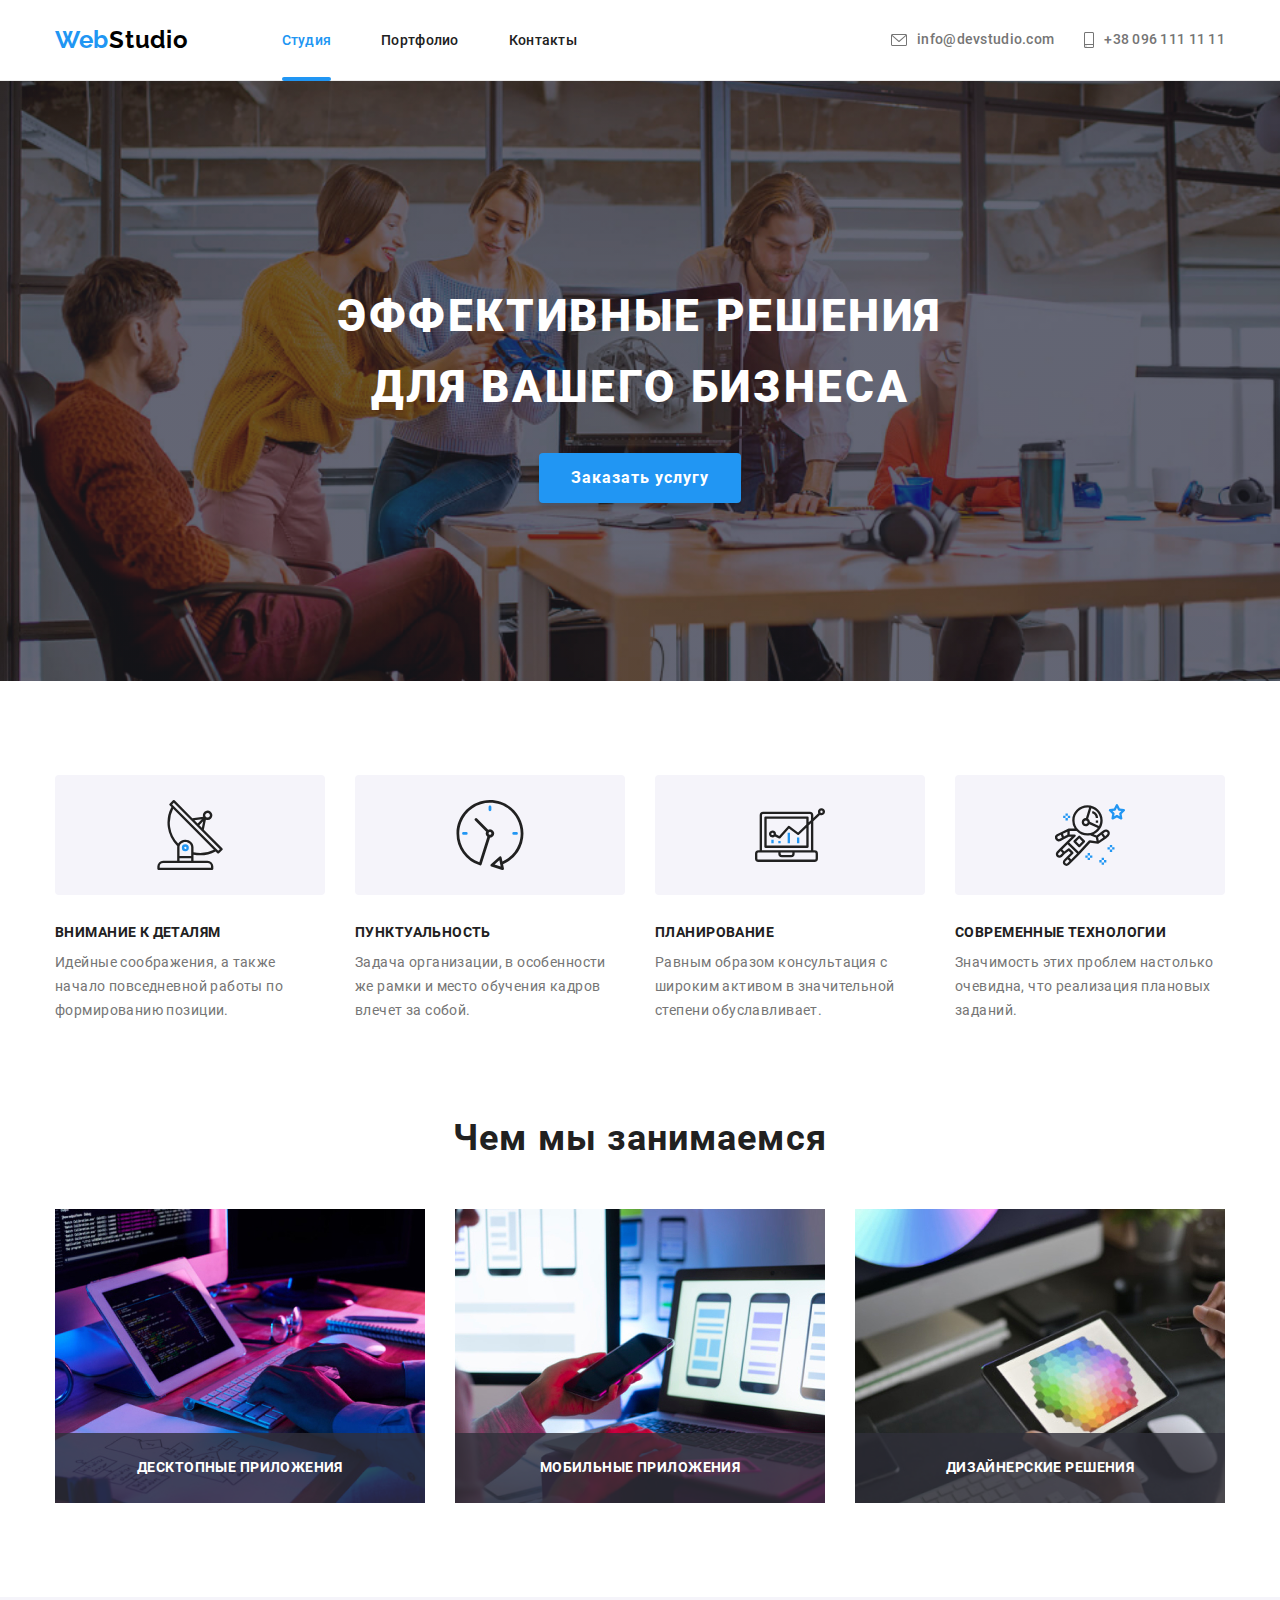
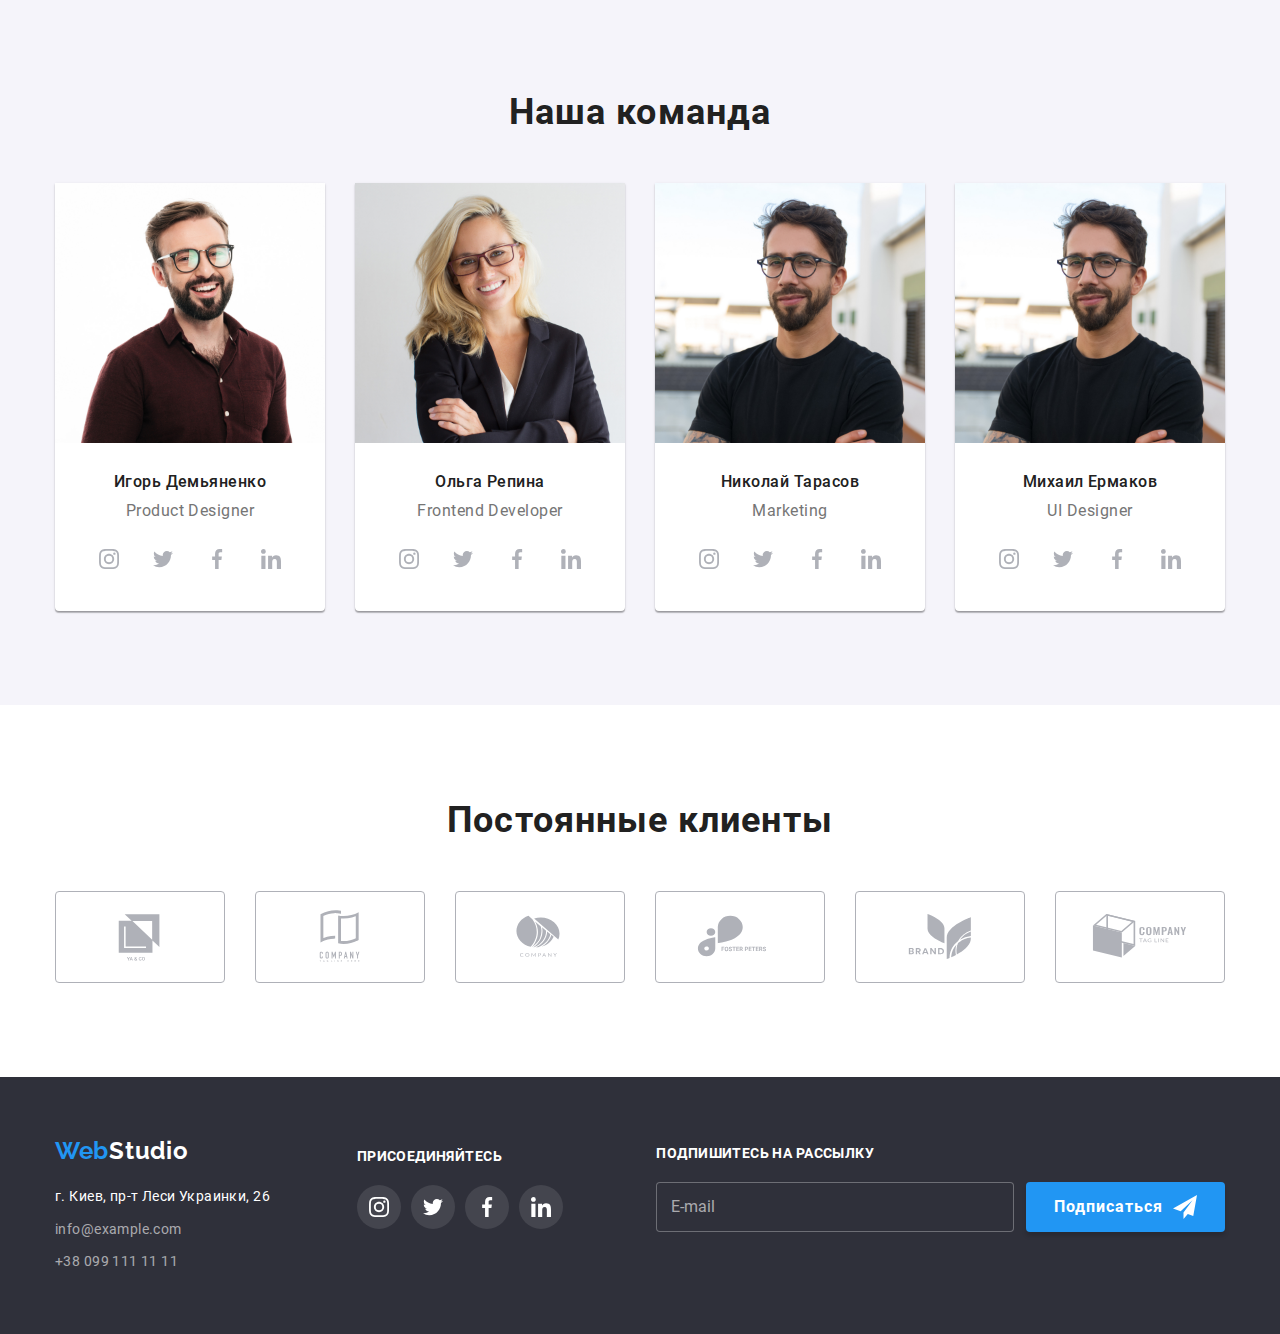
<file: index.html>
<!DOCTYPE html>
<html lang="ru">
<head>
    <meta charset="UTF-8">
    <meta http-equiv="X-UA-Compatible" content="IE=edge">
    <meta name="viewport" content="width=device-width, initial-scale=1.0">
    <title>Студия</title>

    <link rel="stylesheet" href="https://cdnjs.cloudflare.com/ajax/libs/modern-normalize/1.1.0/modern-normalize.min.css" />
    <link rel="stylesheet" href="./css/main.min.css">
</head>
<body>
    <header class="header">
        <div class="container">
            <div class="header__inner"> 
                <div class="header__logo">
                        <a href="./index.html" lang="en" class="logo links">Web<span
                                class="logo--black">Studio</span></a>
                </div>
                <nav class="nav">
                <ul class="nav__list list">
                    <li class="nav__item">
                        <a href="./index.html" class="nav__link links nav__link--current">Студия</a>
                    </li>
                    <li class="nav__item">
                        <a href="./portfolio.html" class="nav__link links">Портфолио</a>
                    </li>
                    <li class="nav__item">
                        <a href="#contacts" class="nav__link links">Контакты</a>
                    </li>
                </ul>
                </nav>
                <ul class="contacts--row list">
                    <li class="contacts__item" >
                        <a href="mailto:info@devstudio.com" class="contacts__links--medium links">
                            <svg width="16" height="16" class="header__icon">
                                <use href="./images/icons.svg#icon-mail"></use>
                            </svg>
                            info@devstudio.com
                        </a>
                    </li>
                    <li class="contacts__item">
                        <a href="tel:+380961111111" class="contacts__links--medium links">
                            <svg width="16" height="16" class="header__icon header__icon--less-distance">
                                <use href="./images/icons.svg#icon-phone"></use>
                            </svg>
                            +38 096 111 11 11
                        </a>
                    </li>
                </ul>
                <button type="button" class="mobile__buttons" data-menu-open>
                    <svg class="mobile__icon" width="40" height="40">
                        <use href="./images/icons.svg#icon-burger" />
                    </svg>
                </button>
            </div>
        </div>
        <div class="backdrop backdrop--mobile is-hidden" data-menu>
            <div class="header__mobile-menu">
                <button type="button" class="modal__close--mobile" data-menu-close>
                        <svg width="18" height="18">
                        <use href="./images/icons.svg#icon-closing"></use>
                        </svg>
                </button>
                <div class="mobile-menu__inner">
                    <div>
                    <ul class="list">
                        <li class="nav__item nav__item--mobile">
                             <a href="./index.html" class="nav__link nav__link--mobile links">Студия</a>
                        </li>
                        <li class="nav__item nav__item--mobile">
                            <a href="./portfolio.html" class="nav__link nav__link--mobile links">Портфолио</a>
                        </li>
                        <li class="nav__item nav__item--mobile">
                            <a href="#contacts" class="nav__link nav__link--mobile links">Контакты</a>
                        </li>
                    </ul>
                    </div>
                    <div>
                    <ul class="contacts--mobile list">
                     <li class="contacts__item--mobile">
                        <a href="tel:+380961111111" class="contacts__links--phone links">
                            +38 096 111 11 11
                        </a>
                    </li>
                        <a href="mailto:info@devstudio.com" class="contacts__links--large links">
                            info@devstudio.com
                        </a>
                    </li>
                    </ul>
                    <ul class="mobile-menu__social-list list">
                        <li class="social__item"><a href="#" class="links">Instagram</a></li>
                        <li class="social__item"><a href="#" class="links">Twitter</a></li>
                        <li class="social__item"><a href="#" class="links">Facebook</a></li>
                        <li class="social__item"><a href="#" class="links">Linkedin</a></li>
                    </ul>
                    </div>
                </div>
            </div>
        </div>
    </header>
    <main>
        <section class="section hero">
            <div class="container">
                <h1 class="hero__title">Эффективные решения для вашего бизнеса</h1>
                <button class="buttons buttons--large" type="button" data-modal-open>Заказать услугу</button>
            </div>
        </section>
        <section class="section benefits">
            <div class="container">
                <h2 class="visually-hidden">Наши преимущества</h2>
                <ul class="benefits__list list">
                    <li class="benefits__item">
                        <div class="benefits__thumb">
                            <svg width="70px" height="70px">
                                <use href="./images/icons.svg#icon-antenna"/>
                            </svg>
                        </div>
                        <h3 class="benefits__title">
                            Внимание к деталям
                        </h3>
                        <p class="benefits__description">
                            Идейные соображения, а также начало повседневной работы по формированию позиции.
                        </p>
                    </li>
                    <li class="benefits__item">
                        <div class="benefits__thumb">
                            <svg width="70px" height="70px">
                                <use href="./images/icons.svg#icon-clock" />
                            </svg>
                        </div>
                        <h3 class="benefits__title">
                            Пунктуальность
                        </h3>
                        <p class="benefits__description">
                            Задача организации, в особенности же рамки и место обучения кадров влечет за собой.
                        </p>
                    </li>
                    <li class="benefits__item">
                        <div class="benefits__thumb">
                            <svg width="70px" height="70px">
                                <use href="./images/icons.svg#icon-diagram" />
                            </svg>
                        </div>
                        <h3 class="benefits__title">
                            Планирование
                        </h3>
                        <p class="benefits__description">
                            Равным образом консультация с широким активом в значительной степени обуславливает.
                        </p>
                    </li>
                    <li class="benefits__item">
                        <div class="benefits__thumb">
                            <svg width="70px" height="70px">
                                <use href="./images/icons.svg#icon-astronaut" />
                            </svg>
                        </div>
                        <h3 class="benefits__title">
                            Современные технологии
                        </h3>
                        <p class="benefits__description">
                            Значимость этих проблем настолько очевидна, что реализация плановых заданий.
                        </p>
                    </li>
                </ul>
            </div>
        </section>
        <section class="section activity">
            <div class="container">
                <h2 class="activity__title">
                    Чем мы занимаемся
                </h2>
                <ul class="activity__list list">
                    <li class="activity__item">
                        <img srcset="./images/image-1.jpg 1x, ./images/image-1@2x.jpg 2x"
                        src="./images/image-1.jpg" alt="Программирование" width="370" />
                        <h3 class="activity__description">Десктопные приложения</h3>
                    </li>
                    <li class="activity__item">
                        <img srcset="./images/image-2.jpg 1x, ./images/image-2@2x.jpg 2x"
                        src="./images/image-2.jpg" alt="Программирование для малых устройств" width="370" />
                        <h3 class="activity__description">Мобильные приложения</h3>
                    </li>
                    <li class="activity__item">
                        <img srcset="./images/image-3.jpg 1x, ./images/image-3@2x.jpg 2x"
                        src="./images/image-3.jpg" alt="Палитра красок" width="370" />
                        <h3 class="activity__description">Дизайнерские решения</h3>
                    </li>
                </ul>
            </div>
        </section>
        <section class="section team">
            <div class="container">
                <h2 class="team__title">
                    Наша команда
                </h2>
                <ul class="team__list list">
                    <li class="team__card">
                        <img srcset="./images/team-1.jpg 1x, ./images/team-1@2x.jpg 2x"
                        src="./images/team-1.jpg" lang="en" alt="Product Designer" width="450" />
                        <div class="team__member">
                            <h3 class="team__name">Игорь Демьяненко</h3>
                            <p class="team__job" lang="en">Product Designer</p>
                            <ul class="team-networks networks list">
                                <li>
                                    <a href="#" class="networks__links">
                                        <svg class="networks__icons" width="20px" height="20px">
                                            <use href="./images/icons.svg#icon-instagram"/>
                                        </svg>
                                    </a>
                                </li>
                                <li>
                                    <a href="#" class="networks__links">
                                        <svg class="networks__icons" width="20px" height="20px">
                                            <use href="./images/icons.svg#icon-twitter"/>
                                        </svg>
                                    </a>
                                </li>
                                <li>
                                    <a href="#" class="networks__links">
                                        <svg class="networks__icons" width="20px" height="20px">
                                            <use href="./images/icons.svg#icon-facebook"/>
                                        </svg>
                                    </a>
                                </li>
                                <li>
                                    <a href="#" class="networks__links">
                                        <svg class="networks__icons" width="20px" height="20px">
                                            <use href="./images/icons.svg#icon-linkedin"/>
                                        </svg>
                                    </a>
                                </li>
                            </ul>
                        </div>
                    </li>
                    <li class="team__card">
                        <img srcset="./images/team-2.jpg 1x, ./images/team-2@2x.jpg 2x"
                        src="./images/team-2.jpg" lang="en" alt="Frontend Developer" width="450" />
                        <div class="team__member">
                            <h3 class="team__name">Ольга Репина</h3>
                            <p class="team__job" lang="en">Frontend Developer</p>
                            <ul class="team-networks networks list">
                                <li>
                                    <a href="#" class="networks__links">
                                        <svg class="networks__icons" width="20px" height="20px">
                                            <use href="./images/icons.svg#icon-instagram"/>
                                        </svg>
                                    </a>
                                </li>
                                <li>
                                    <a href="#" class="networks__links">
                                        <svg class="networks__icons" width="20px" height="20px">
                                            <use href="./images/icons.svg#icon-twitter"/>
                                        </svg>
                                    </a>
                                </li>
                                <li>
                                    <a href="#" class="networks__links">
                                        <svg class="networks__icons" width="20px" height="20px">
                                            <use href="./images/icons.svg#icon-facebook"/>
                                        </svg>
                                    </a>
                                </li>
                                <li>
                                    <a href="#" class="networks__links">
                                        <svg class="networks__icons" width="20px" height="20px">
                                            <use href="./images/icons.svg#icon-linkedin"/>
                                        </svg>
                                    </a>
                                </li>
                            </ul>
                        </div>
                    </li>
                    <li class="team__card">
                        <img srcset="./images/team-4.jpg 1x, ./images/team-3@2x.jpg 2x"
                        src="./images/team-3.jpg" lang="en" alt="Marketing" width="450" />
                        <div class="team__member">
                            <h3 class="team__name">Николай Тарасов</h3>
                            <p class="team__job" lang="en">Marketing</p>
                            <ul class="team-networks networks list">
                                <li>
                                    <a href="#" class="networks__links">
                                        <svg class="networks__icons" width="20px" height="20px">
                                            <use href="./images/icons.svg#icon-instagram"/>
                                        </svg>
                                    </a>
                                </li>
                                <li>
                                    <a href="#" class="networks__links">
                                        <svg class="networks__icons" width="20px" height="20px">
                                            <use href="./images/icons.svg#icon-twitter"/>
                                        </svg>
                                    </a>
                                </li>
                                <li>
                                    <a href="#" class="networks__links">
                                        <svg class="networks__icons" width="20px" height="20px">
                                            <use href="./images/icons.svg#icon-facebook"/>
                                        </svg>
                                    </a>
                                </li>
                                <li>
                                    <a href="#" class="networks__links">
                                        <svg class="networks__icons" width="20px" height="20px">
                                            <use href="./images/icons.svg#icon-linkedin"/>
                                        </svg>
                                    </a>
                                </li>
                            </ul>
                        </div>
                    </li>
                    <li class="team__card">
                        <img srcset="./images/team-4.jpg 1x, ./images/team-4@2x.jpg 2x"
                        src="./images/team-4.jpg" lang="en" alt="UI Designer" width="450" />
                        <div class="team__member">
                            <h3 class="team__name">Михаил Ермаков</h3>
                            <p class="team__job" lang="en">UI Designer</p>
                            <ul class="team-networks networks list">
                                <li>
                                    <a href="#" class="networks__links">
                                        <svg class="networks__icons" width="20px" height="20px">
                                            <use href="./images/icons.svg#icon-instagram"/>
                                        </svg>
                                    </a>
                                </li>
                                <li>
                                    <a href="#" class="networks__links">
                                        <svg class="networks__icons" width="20px" height="20px">
                                            <use href="./images/icons.svg#icon-twitter"/>
                                        </svg>
                                    </a>
                                </li>
                                <li>
                                    <a href="#" class="networks__links">
                                        <svg class="networks__icons" width="20px" height="20px">
                                            <use href="./images/icons.svg#icon-facebook"/>
                                        </svg>
                                    </a>
                                </li>
                                <li>
                                    <a href="#" class="networks__links">
                                        <svg class="networks__icons" width="20px" height="20px">
                                            <use href="./images/icons.svg#icon-linkedin"/>
                                        </svg>
                                    </a>
                                </li>
                            </ul>
                        </div>
                    </li>
                </ul>
            </div>
        </section>
        <section class="section clients">
            <div class="container">
                <h2 class="clients__title">Постоянные клиенты</h2>
                <ul class="clients__list list">
                    <li class="clients__thumb">
                        <h3 class="visually-hidden" lang="en">ya & co</h3>
                        <a href="" class="clients__links">
                            <svg class="clients__icon" width="106" height="60">
                                <use href="./images/icons.svg#icon-Logo1"/>
                            </svg>
                        </a>
                    </li>
                    <li class="clients__thumb">
                        <h3 class="visually-hidden" lang="en">company, tagline here</h3>
                        <a href="" class="clients__links">
                            <svg class="clients__icon" width="106" height="60">
                                <use href="./images/icons.svg#icon-Logo2"/>
                            </svg>
                        </a>
                    </li>
                    <li class="clients__thumb">
                        <h3 class="visually-hidden" lang="en">company</h3>
                        <a href="" class="clients__links">
                            <svg class="clients__icon" width="106" height="60">
                                <use href="./images/icons.svg#icon-Logo3"/>
                            </svg>
                        </a>
                    </li>
                    <li class="clients__thumb">
                        <h3 class="visually-hidden" lang="en">foster peters</h3>
                        <a href="" class="clients__links">
                            <svg class="clients__icon" width="106" height="60">
                                <use href="./images/icons.svg#icon-Logo4"/>
                            </svg>
                        </a>
                    </li>
                    <li class="clients__thumb">
                        <h3 class="visually-hidden" lang="en">brand</h3>
                        <a href="" class="clients__links">
                            <svg class="clients__icon" width="106" height="60">
                                <use href="./images/icons.svg#icon-Logo5"/>
                            </svg>
                        </a>
                    </li>
                    <li class="clients__thumb">
                        <h3 class="visually-hidden" lang="en">company, tag line</h3>
                        <a href="" class="clients__links">
                            <svg class="clients__icon" width="106" height="60">
                                <use href="./images/icons.svg#icon-Logo6"/>
                            </svg>
                        </a>
                    </li>
                </ul>
            </div>
        </section>
    </main>
    <footer class="footer" id="contacts">
        <h2 class="visually-hidden">Контакты</h2>
        <div class="container">
            <div class="footer__inner"><div>
                <div class="footer__logo">
                    <a href="./index.html" lang="en" class="logo links">Web<span class="logo--white">Studio</span></a>
                </div>
                <address>
                    <ul class="contacts--column list">
                        <li class="contacts__item"><a class="contacts__links contacts__links--white links" target="_blank"
                                href="https://www.google.com/maps/place/%D0%B1%D1%83%D0%BB%D1%8C%D0%B2%D0%B0%D1%80+%D0%9B%D0%B5%D1%81%D1%96+%D0%A3%D0%BA%D1%80%D0%B0%D1%97%D0%BD%D0%BA%D0%B8,+26,+%D0%9A%D0%B8%D1%97%D0%B2,+02000/@50.4265807,30.5383858,17z/data=!3m1!4b1!4m5!3m4!1s0x40d4cf0e033ecbe9:0x57a4dffefec77da0!8m2!3d50.4265807!4d30.5383858">г.
                                Киев, пр-т Леси Украинки, 26</a></li>
                        <li class="contacts__item"><a class="contacts__links links"
                                href="mailto:info@example.com">info@example.com</a></li>
                        <li class="contacts__item"><a class="contacts__links links" href="tel:+380991111111">+38 099 111 11
                                11</a></li>
                    </ul>
                </address>
            </div>
            <div class="join">
                <h3 class="join__title">присоединяйтесь</h3>
                <ul class="join__list list">
                    <li>
                        <a href="https://www.instagram.com/" target="_blank" class="networks__links networks__links--grey">
                            <svg class="networks__icons" width="20px" height="20px" aria-hidden="true">
                                <use href="./images/icons.svg#icon-instagram" />
                            </svg>
                        </a>
                    </li>
                    <li>
                        <a href="https://twitter.com/" target="_blank" class="networks__links networks__links--grey">
                            <svg class="networks__icons" width="20px" height="20px" aria-hidden="true">
                                <use href="./images/icons.svg#icon-twitter" />
                            </svg>
                        </a>
                    </li>
                    <li>
                        <a href="https://www.facebook.com/" target="_blank" class="networks__links networks__links--grey">
                            <svg class="networks__icons" width="20px" height="20px" aria-hidden="true">
                                <use href="./images/icons.svg#icon-facebook" />
                            </svg>
                        </a>
                    </li>
                    <li>
                        <a href="https://www.linkedin.com/" target="_blank" class="networks__links networks__links--grey">
                            <svg class="networks__icons" width="20px" height="20px" aria-hidden="true">
                                <use href="./images/icons.svg#icon-linkedin" />
                            </svg>
                        </a>
                    </li>
                </ul>
            </div>
            <div class="subscription">
                <form class="subscription__form">
                    <label for="user_email" class="subscription__label">Подпишитесь на рассылку</label>
                    <div class="subscription__interaction">
                        <input type="email" name="email" id="user_email" placeholder="E-mail" class="subscription__input" required
                            autocomplete="off" />
                        <button type="submit" class="buttons subscription__buttons">
                            Подписаться
                        </button>
                    </div>
                </form>
            </div>
        </div>
        </div>
    </footer>
    <div class="backdrop is-hidden" data-modal>
        <div class="modal">
            <button type="button" class="modal__close" data-modal-close>
              <svg width="10" height="10">
                <use href="./images/icons.svg#icon-closing"></use>
              </svg>
            </button>
            <div class="modal__inner">
                <form class="form">
                    <fieldset>
                        <legend class="form__title">
                            Оставьте свои данные, мы вам перезвоним
                        </legend>
                        <div class="form__field">
                            <label class="form__label" for="username">Имя</label>
                            <div class="form__inner">
                                <input autofocus class="form__input" type="text" name="name" id="username" autocomplete="off" required/>
                                <svg class="form__icons" width="18" height="18">
                                    <use href="./images/icons.svg#icon-form-name"></use>
                                </svg>
                            </div>
                        </div>
                        <div class="form__field">
                            <label class="form__label" for="user-phone">Телефон</label>
                            <div class="form__inner">
                                <input class="form__input" type="tel" name="phone" id="user-phone" autocomplete="off" required/>
                                <svg class="form__icons" width="18" height="18">
                                    <use href="./images/icons.svg#icon-form-phone"></use>
                                </svg>
                            </div>
                        </div>
                        <div class="form__field">
                            <label class="form__label" for="user-email">Почта</label>
                            <div class="form__inner">
                                <input class="form__input" type="email" name="email" id="user-email" autocomplete="off" required/>
                                <svg class="form__icons" width="18" height="18">
                                    <use href="./images/icons.svg#icon-form-email"></use>
                                </svg>
                            </div>
                        </div>
                        <div class="form__field">
                            <label class="form__label" for="user-comment">Комментарий</label>
                            <textarea class="form__input textarea" name="comment" rows="6" id="user-comment" placeholder="Введите текст"></textarea>
                        </div>
                        <div class="checkbox__field" >
                            <label class="checkbox__label">
                                <input class="checkbox__input visually-hidden" type="checkbox" name="agreement" value="agree" required/>
                                <span class="checkbox__icon"></span>
                                Соглашаюсь с рассылкой и принимаю&nbsp;
                                <a href="#" target="_blank" class="checkbox__terms">Условия договора</a>
                            </label>
                        </div>
                    </fieldset>
                    <button class="buttons form__buttons" type="submit">Отправить</button>
                </form>
            </div>
        </div>
      </div>
      <script src="./js/mobile-menu.js"></script>
      <script src="./js/modal.js"></script>
</body>
</html>
</file>
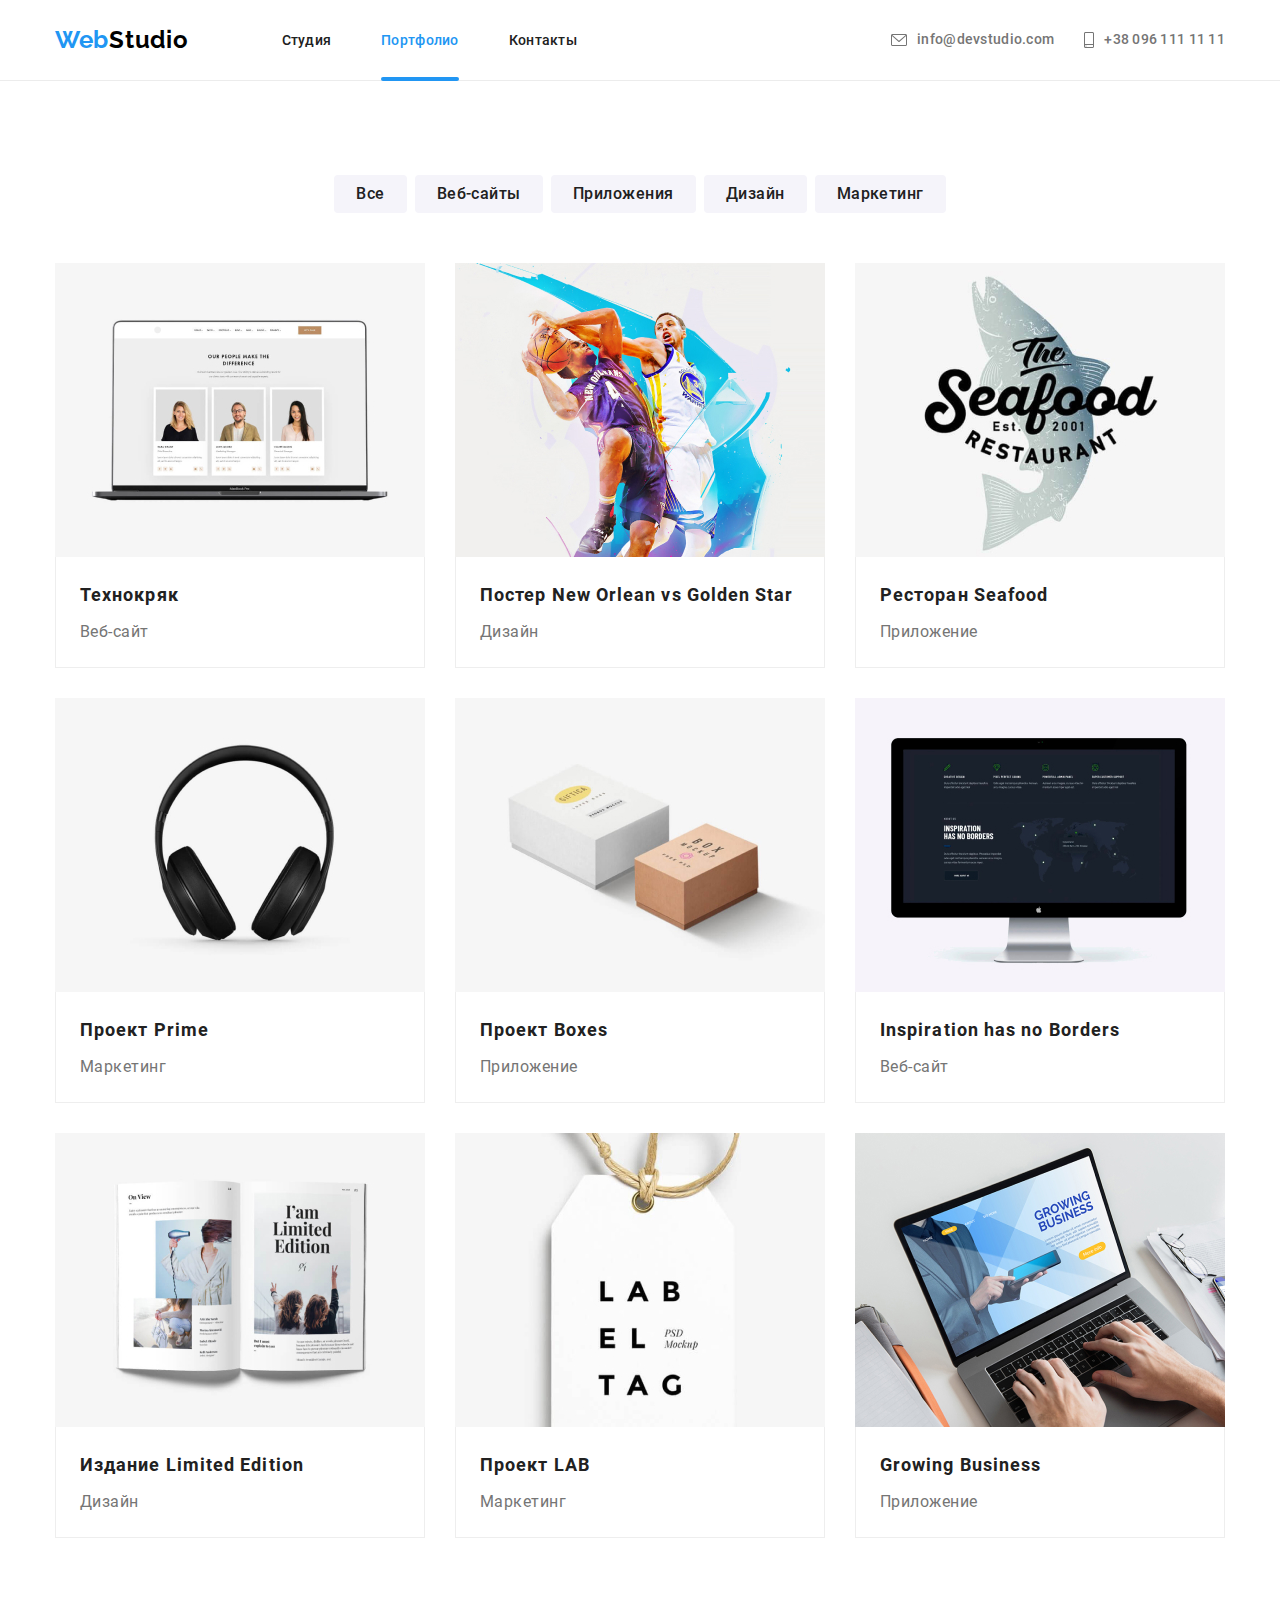
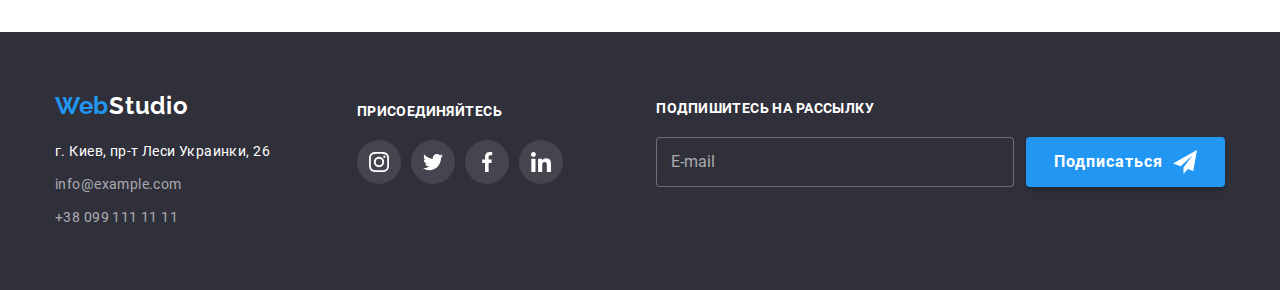
<file: portfolio.html>
<!DOCTYPE html>
<html lang="ru">
  <head>
    <meta charset="UTF-8" />
    <meta http-equiv="X-UA-Compatible" content="IE=edge" />
    <meta name="viewport" content="width=device-width, initial-scale=1.0" />
    <title>Портфолио</title>
    
    <link rel="stylesheet" href="https://cdnjs.cloudflare.com/ajax/libs/modern-normalize/1.1.0/modern-normalize.min.css" />
    <link rel="stylesheet" href="./css/main.min.css">
  </head>
  <body>
    <header class="header">
      <div class="container">
        <div class="header__inner">
          <div class="header__logo">
            <a href="./index.html" lang="en" class="logo links">Web<span class="logo--black">Studio</span></a>
          </div>
          <nav class="nav">
            <ul class="nav__list list">
              <li class="nav__item">
                <a href="./index.html" class="nav__link links">Студия</a>
              </li>
              <li class="nav__item">
                <a href="./portfolio.html" class="nav__link links nav__link--current">Портфолио</a>
              </li>
              <li class="nav__item">
                <a href="./index.html#contacts" class="nav__link links">Контакты</a>
              </li>
            </ul>
          </nav>
          <ul class="contacts--row list">
            <li class="contacts__item">
              <a href="mailto:info@devstudio.com" class="contacts__links--medium links">
                <svg width="16" height="16" class="header__icon">
                  <use href="./images/icons.svg#icon-mail"></use>
                </svg>
                info@devstudio.com
              </a>
            </li>
            <li class="contacts__item">
              <a href="tel:+380961111111" class="contacts__links--medium links">
                <svg width="16" height="16" class="header__icon header__icon--less-distance">
                  <use href="./images/icons.svg#icon-phone"></use>
                </svg>
                +38 096 111 11 11
              </a>
            </li>
          </ul>
          <button type="button" class="mobile__buttons" data-menu-open>
            <svg class="mobile__icon" width="40" height="40">
              <use href="./images/icons.svg#icon-burger" />
            </svg>
          </button>
        </div>
      </div>
      <div class="backdrop backdrop--mobile is-hidden" data-menu>
        <div class="header__mobile-menu">
          <button type="button" class="modal__close--mobile" data-menu-close>
            <svg width="18" height="18">
              <use href="./images/icons.svg#icon-closing"></use>
            </svg>
          </button>
          <div class="mobile-menu__inner">
            <div>
              <ul class="list">
                <li class="nav__item nav__item--mobile">
                  <a href="./index.html" class="nav__link nav__link--mobile links">Студия</a>
                </li>
                <li class="nav__item nav__item--mobile">
                  <a href="./portfolio.html" class="nav__link nav__link--mobile links">Портфолио</a>
                </li>
                <li class="nav__item nav__item--mobile">
                  <a href="#conacts" class="nav__link nav__link--mobile links">Контакты</a>
                </li>
              </ul>
            </div>
            <div>
              <ul class="contacts--mobile list">
                <li class="contacts__item--mobile">
                  <a href="tel:+380961111111" class="contacts__links--phone links">
                    +38 096 111 11 11
                  </a>
                </li>
                <a href="mailto:info@devstudio.com" class="contacts__links--large links">
                  info@devstudio.com
                </a>
                </li>
              </ul>
              <ul class="mobile-menu__social-list list">
                <li class="social__item"><a href="#" class="links">Instagram</a></li>
                <li class="social__item"><a href="#" class="links">Twitter</a></li>
                <li class="social__item"><a href="#" class="links">Facebook</a></li>
                <li class="social__item"><a href="#" class="links">Linkedin</a></li>
              </ul>
            </div>
          </div>
        </div>
      </div>
    </header>
    <main>
        <section class="section portfolio">
          <div class="container">
            <h1 class="visually-hidden">Портфолио</h1>
            <ul class="portfolio__filter filter  list">
              <li class="filter__item"><button class="buttons filter__buttons" type="button">Все</button></li>
              <li class="filter__item"><button class="buttons filter__buttons" type="button">Веб-сайты</button></li>
              <li class="filter__item"><button class="buttons filter__buttons" type="button">Приложения</button></li>
              <li class="filter__item"><button class="buttons filter__buttons" type="button">Дизайн</button></li>
              <li class="filter__item"><button class="buttons filter__buttons" type="button">Маркетинг</button></li>
            </ul>
            <ul class="portfolio__set list">
              <li class="portfolio__item">
                            <article class="portfolio__card">
                              <div class="portfolio__thumb">
                                <img srcset="./images/portfolio-1.jpg 1x, ./images/portfolio-1@2x.jpg 2x" src="./images/portfolio-1.jpg" alt="ноутбук" width="450"/>
                                <div class="portfolio__overlay">
                                  <p class="portfolio__description">Ресурс предлагает комплексные предложения с разным уровнем функционала и сервисов. Все это позволит посетителю получить исчерпывающие сведения о компании или частном лице.</p>
                                </div>
                              </div>
                              <div class="portfolio__meta">
                                <h2 class="portfolio__name portfolio__name--fix">Технокряк</h2>
                                <p class="portfolio__applying">Веб-сайт</p>
                              </div>
                            </article>
              </li>
              <li class="portfolio__item">
                            <article class="portfolio__card">
                              <div class="portfolio__thumb">
                                <img srcset="./images/portfolio-2.jpg 1x, ./images/portfolio-2@2x.jpg 2x" src="./images/portfolio-2.jpg" alt="баскетбол" width="450" />
                              </div>
                              <div class="portfolio__meta">
                                <h2 class="portfolio__name">Постер New Orlean vs Golden Star</h2>
                                <p class="portfolio__applying">Дизайн</p>
                              </div>
                            </article>
              </li>
              <li class="portfolio__item">
                            <article class="portfolio__card">
                              <div class="portfolio__thumb">
                                <img srcset="./images/portfolio-3.jpg 1x, ./images/portfolio-3@2x.jpg 2x" src="./images/portfolio-3.jpg" alt="рыба" width="450" />
                              </div>
                              <div class="portfolio__meta">
                                <h2 class="portfolio__name">Ресторан Seafood</h2>
                                <p class="portfolio__applying">Приложение</p>
                              </div>
                            </article>
              </li>
              <li class="portfolio__item">
                            <article class="portfolio__card">
                              <div class="portfolio__thumb">
                                <img srcset="./images/portfolio-4.jpg 1x, ./images/portfolio-4@2x.jpg 2x" src="./images/portfolio-4.jpg" alt="наушники" width="450" />
                              </div>
                              <div class="portfolio__meta">
                                <h2 class="portfolio__name">Проект Prime</h2>
                                <p class="portfolio__applying">Маркетинг</p>
                              </div>
                            </article>
              </li>
              <li class="portfolio__item">
                            <article class="portfolio__card">
                              <div class="portfolio__thumb">
                                <img srcset="./images/portfolio-5.jpg 1x, ./images/portfolio-5@2x.jpg 2x" src="./images/portfolio-5.jpg" alt="коробки" width="450" />
                              </div>
                              <div class="portfolio__meta">
                                <h2 class="portfolio__name">Проект Boxes</h2>
                                <p class="portfolio__applying">Приложение</p>
                              </div>
                            </article>
              </li>
              <li class="portfolio__item">
                            <article class="portfolio__card">
                              <div class="portfolio__thumb">
                                <img srcset="./images/portfolio-6.jpg 1x, ./images/portfolio-6@2x.jpg 2x" src="./images/portfolio-6.jpg" alt="компьютер" width="450" />
                              </div>
                              <div class="portfolio__meta">
                                <h2 class="portfolio__name">Inspiration has no Borders</h2>
                                <p class="portfolio__applying">Веб-сайт</p>
                              </div>
                            </article>
              </li>
              <li class="portfolio__item">
                            <article class="portfolio__card">
                              <div class="portfolio__thumb">
                                <img srcset="./images/portfolio-7.jpg 1x, ./images/portfolio-7@2x.jpg 2x" src="./images/portfolio-7.jpg" alt="журнал" width="450" />
                              </div>
                              <div class="portfolio__meta">
                                <h2 class="portfolio__name">Издание Limited Edition</h2>
                                <p class="portfolio__applying">Дизайн</p>
                              </div>
                            </article>
              </li>
              <li class="portfolio__item">
                            <article class="portfolio__card">
                              <div class="portfolio__thumb">
                                <img srcset="./images/portfolio-8.jpg 1x, ./images/portfolio-8@2x.jpg 2x" src="./images/portfolio-8.jpg" alt="бирка" width="450" />
                              </div>
                              <div class="portfolio__meta">
                                <h2 class="portfolio__name">Проект LAB</h2>
                                <p class="portfolio__applying">Маркетинг</p>
                              </div>
                            </article>
              </li>
              <li class="portfolio__item">
                            <article class="portfolio__card">
                              <div class="portfolio__thumb">
                                <img srcset="./images/portfolio-9.jpg 1x, ./images/portfolio-9@2x.jpg 2x" src="./images/portfolio-9.jpg" alt="продвижение" width="450" />
                              </div>
                              <div class="portfolio__meta">
                                <h2 class="portfolio__name">Growing Business</h2>
                                <p class="portfolio__applying">Приложение</p>
                              </div>
                            </article>
              </li>
            </ul>
          </div>
        </section>
    </main>
    <footer class="footer" id="contacts">
      <h2 class="visually-hidden">Контакты</h2>
      <div class="container">
        <div class="footer__inner">
          <div>
            <div class="footer__logo">
              <a href="./index.html" lang="en" class="logo links">Web<span class="logo--white">Studio</span></a>
            </div>
            <address>
              <ul class="contacts--column list">
                <li class="contacts__item"><a class="contacts__links contacts__links--white links" target="_blank"
                    href="https://www.google.com/maps/place/%D0%B1%D1%83%D0%BB%D1%8C%D0%B2%D0%B0%D1%80+%D0%9B%D0%B5%D1%81%D1%96+%D0%A3%D0%BA%D1%80%D0%B0%D1%97%D0%BD%D0%BA%D0%B8,+26,+%D0%9A%D0%B8%D1%97%D0%B2,+02000/@50.4265807,30.5383858,17z/data=!3m1!4b1!4m5!3m4!1s0x40d4cf0e033ecbe9:0x57a4dffefec77da0!8m2!3d50.4265807!4d30.5383858">г.
                    Киев, пр-т Леси Украинки, 26</a></li>
                <li class="contacts__item"><a class="contacts__links links"
                    href="mailto:info@example.com">info@example.com</a></li>
                <li class="contacts__item"><a class="contacts__links links" href="tel:+380991111111">+38 099 111 11
                    11</a></li>
              </ul>
            </address>
          </div>
          <div class="join">
            <h3 class="join__title">присоединяйтесь</h3>
            <ul class="join__list list">
              <li>
                <a href="https://www.instagram.com/" target="_blank" class="networks__links networks__links--grey">
                  <svg class="networks__icons" width="20px" height="20px" aria-hidden="true">
                    <use href="./images/icons.svg#icon-instagram" />
                  </svg>
                </a>
              </li>
              <li>
                <a href="https://twitter.com/" target="_blank" class="networks__links networks__links--grey">
                  <svg class="networks__icons" width="20px" height="20px" aria-hidden="true">
                    <use href="./images/icons.svg#icon-twitter" />
                  </svg>
                </a>
              </li>
              <li>
                <a href="https://www.facebook.com/" target="_blank" class="networks__links networks__links--grey">
                  <svg class="networks__icons" width="20px" height="20px" aria-hidden="true">
                    <use href="./images/icons.svg#icon-facebook" />
                  </svg>
                </a>
              </li>
              <li>
                <a href="https://www.linkedin.com/" target="_blank" class="networks__links networks__links--grey">
                  <svg class="networks__icons" width="20px" height="20px" aria-hidden="true">
                    <use href="./images/icons.svg#icon-linkedin" />
                  </svg>
                </a>
              </li>
            </ul>
          </div>
          <div class="subscription">
            <form class="subscription__form">
              <label for="user_email" class="subscription__label">Подпишитесь на рассылку</label>
              <div class="subscription__interaction">
                <input type="email" name="email" id="user_email" placeholder="E-mail" class="subscription__input" required
                  autocomplete="off" />
                <button type="submit" class="buttons subscription__buttons">
                  Подписаться
                </button>
              </div>
            </form>
          </div>
        </div>
      </div>
    </footer>
    <script src="./js/mobile-menu.js"></script>
  </body>
</html>
</file>
<file: css/main.min.css>
@font-face{font-family:"Roboto";font-style:normal;font-weight:400;src:url("../fonts/roboto-v30-latin_cyrillic-regular.eot");src:local(""),url("../fonts/roboto-v30-latin_cyrillic-regular.eot?#iefix") format("embedded-opentype"),url("../fonts/roboto-v30-latin_cyrillic-regular.woff2") format("woff2"),url("../fonts/roboto-v30-latin_cyrillic-regular.woff") format("woff"),url("../fonts/roboto-v30-latin_cyrillic-regular.ttf") format("truetype"),url("../fonts/roboto-v30-latin_cyrillic-regular.svg#Roboto") format("svg")}@font-face{font-family:"Roboto";font-style:normal;font-weight:500;src:url("../fonts/roboto-v30-latin_cyrillic-500.eot");src:local(""),url("../fonts/roboto-v30-latin_cyrillic-500.eot?#iefix") format("embedded-opentype"),url("../fonts/roboto-v30-latin_cyrillic-500.woff2") format("woff2"),url("../fonts/roboto-v30-latin_cyrillic-500.woff") format("woff"),url("../fonts/roboto-v30-latin_cyrillic-500.ttf") format("truetype"),url("../fonts/roboto-v30-latin_cyrillic-500.svg#Roboto") format("svg")}@font-face{font-family:"Roboto";font-style:normal;font-weight:700;src:url("../fonts/roboto-v30-latin_cyrillic-700.eot");src:local(""),url("../fonts/roboto-v30-latin_cyrillic-700.eot?#iefix") format("embedded-opentype"),url("../fonts/roboto-v30-latin_cyrillic-700.woff2") format("woff2"),url("../fonts/roboto-v30-latin_cyrillic-700.woff") format("woff"),url("../fonts/roboto-v30-latin_cyrillic-700.ttf") format("truetype"),url("../fonts/roboto-v30-latin_cyrillic-700.svg#Roboto") format("svg")}@font-face{font-family:"Roboto";font-style:normal;font-weight:900;src:url("../fonts/roboto-v30-latin_cyrillic-900.eot");src:local(""),url("../fonts/roboto-v30-latin_cyrillic-900.eot?#iefix") format("embedded-opentype"),url("../fonts/roboto-v30-latin_cyrillic-900.woff2") format("woff2"),url("../fonts/roboto-v30-latin_cyrillic-900.woff") format("woff"),url("../fonts/roboto-v30-latin_cyrillic-900.ttf") format("truetype"),url("../fonts/roboto-v30-latin_cyrillic-900.svg#Roboto") format("svg")}@font-face{font-family:"Raleway";font-weight:700;src:url("../fonts/raleway/raleway-v28-latin-700.eot");src:local(""),url("../fonts/raleway/raleway-v28-latin-700.eot") format("embedded-opentype"),url("../fonts/raleway/raleway-v28-latin-700.woff2") format("woff2"),url("../fonts/raleway/raleway-v28-latin-700.woff") format("woff"),url("../fonts/raleway/raleway-v28-latin-700.ttf") format("truetype"),url("../fonts/raleway/raleway-v28-latin-700.svg#Raleway") format("svg")}:root{--brand-color: #2196f3;--brand-color-buttons-hover: #188ce8;--hero-and-footer-color: #2f303a;--selection-color: #badefe;--logo-second-color: #000;--logo-third-color: #fff}body{color:#212121;font-family:"Roboto"}h1,h2,h3,h4,h5,h6,p{margin-top:0;margin-bottom:0}img{display:block;max-width:100%;height:auto;margin:0 auto}::-moz-selection{background-color:var(--selection-color)}::selection{background-color:var(--selection-color)}.list{list-style:none;-webkit-padding-start:0;padding-inline-start:0;-webkit-padding-end:0;padding-inline-end:0;-webkit-margin-before:0;margin-block-start:0;-webkit-margin-after:0;margin-block-end:0}fieldset{display:block;-webkit-margin-start:0;margin-inline-start:0;-webkit-margin-end:0;margin-inline-end:0;-webkit-padding-before:0;padding-block-start:0;-webkit-padding-start:0;padding-inline-start:0;-webkit-padding-end:0;padding-inline-end:0;-webkit-padding-after:0;padding-block-end:0;min-inline-size:-webkit-min-content;min-inline-size:-moz-min-content;min-inline-size:min-content;border:none}.container{margin-left:auto;margin-right:auto;padding-left:15px;padding-right:15px}@media(min-width: 480px){.container{width:480px}}@media(min-width: 768px){.container{width:768px}}@media(min-width: 1200px){.container{width:1200px}}.section{padding-top:60px;padding-bottom:60px}@media(min-width: 1200px){.section{padding-top:94px;padding-bottom:94px}}address{font-style:normal}.visually-hidden{position:absolute;width:1px;height:1px;margin:-1px;border:0;padding:0;white-space:nowrap;-webkit-clip-path:inset(100%);clip-path:inset(100%);clip:rect(0 0 0 0);overflow:hidden}a{transition-property:color,background-color,box-shadow,border;transition-duration:250ms;transition-timing-function:cubic-bezier(0.4, 0, 0.2, 1)}.links{text-decoration:none;color:inherit}.links:hover,.links:focus{color:var(--brand-color);outline:none}.logo{font-family:"Raleway";font-size:24px;line-height:1.167;letter-spacing:.03em;color:var(--brand-color)}.logo--black{color:var(--logo-second-color)}.logo--white{font-family:"Raleway";color:var(--logo-third-color)}button{transition-property:color,background-color,box-shadow;transition-duration:250ms;transition-timing-function:cubic-bezier(0.4, 0, 0.2, 1)}.buttons{display:block;margin:0 auto;border-style:none;border-radius:4px;cursor:pointer;font-family:inherit;font-weight:700;font-size:16px;line-height:1.88;letter-spacing:.06em;color:#fff;background:var(--brand-color);box-shadow:0px 4px 4px rgba(0,0,0,.15)}.buttons:hover,.buttons:focus{outline:none;background:var(--brand-color-buttons-hover);box-shadow:0px 4px 4px rgba(0,0,0,.15)}.mobile__buttons{display:flex;align-items:center;justify-content:center;background-color:#fff;fill:inherit;border:none;margin-left:auto;cursor:pointer}.mobile__buttons:hover,.mobile__buttons:focus{fill:var(--brand-color)}@media(min-width: 768px){.mobile__buttons{display:none}}.networks{display:flex;justify-content:center;gap:10px}.networks__links{display:flex;justify-content:center;align-items:center;border-radius:50%;height:44px;width:44px;color:#afb1b8}.networks__links--grey{background-color:rgba(255,255,255,.1);color:#fff}.networks__links:hover,.networks__links:focus{outline:none;background-color:var(--brand-color);color:#fff}.networks__icons{color:currentColor}.networks__icons:hover,.networks__icons:focus{color:currentColor}.backdrop{position:fixed;top:0;left:0;width:100%;height:100%;background:rgba(0,0,0,.2);opacity:1;transform:scaleX(1);transition-property:visibility,transform,opacity;transition-duration:250ms;transition-timing-function:cubic-bezier(0.4, 0, 0.2, 1);overflow-y:scroll}.backdrop--mobile{z-index:999}.backdrop.is-hidden{opacity:0;transform:scale(2);visibility:hidden;pointer-events:none}.modal{width:calc(100vw - 30px);max-width:450px;padding:40px;position:relative;margin:10vh auto;background-color:#fff;box-shadow:0px 1px 3px rgba(0,0,0,.12),0px 1px 1px rgba(0,0,0,.14),0px 2px 1px rgba(0,0,0,.2);border-radius:4px}@media(min-width: 1200px){.modal{max-width:528px}}.modal__close{display:flex;justify-content:center;align-items:center;position:absolute;right:8px;top:8px;width:30px;height:30px;background:#fff;border:1px solid rgba(0,0,0,.1);border-radius:50%;transition-property:fill,background,box-shadow;transition-duration:250ms;transition-timing-function:cubic-bezier(0.4, 0, 0.2, 1);outline:none;cursor:pointer}.modal__close:hover,.modal__close:focus{background:var(--brand-color);fill:#fff}.modal__close:active{background:var(--brand-color-buttons-hover);box-shadow:0px 4px 4px rgba(0,0,0,.15)}.modal__close--mobile{background:#fff;border:none;position:absolute;top:20px;right:26px;outline:none}.modal__close--mobile:hover,.modal__close--mobile:focus,.modal__close--mobile:active{fill:var(--brand-color)}.form__title{font-weight:700;font-size:20px;line-height:1;text-align:center;letter-spacing:.03em;margin-bottom:12px}.form__field{margin-bottom:10px}.form__label{font-size:12px;line-height:1.17;letter-spacing:.01em;color:#757575}.form__inner{position:relative;margin-top:4px}.form__input{border:1px solid rgba(33,33,33,.2);border-radius:4px;outline:none;width:100%;font-size:12px;line-height:1.17;letter-spacing:.01em;color:#757575;padding:12px 42px;cursor:pointer;transition-property:border-color;transition-duration:250ms;transition-timing-function:cubic-bezier(0.4, 0, 0.2, 1)}.form__input::-moz-placeholder{font-size:12px;line-height:1.17;letter-spacing:.01em;color:rgba(117,117,117,.5)}.form__input:-ms-input-placeholder{font-size:12px;line-height:1.17;letter-spacing:.01em;color:rgba(117,117,117,.5)}.form__input::placeholder{font-size:12px;line-height:1.17;letter-spacing:.01em;color:rgba(117,117,117,.5)}.form__icons{position:absolute;top:50%;left:15px;transform:translateY(-50%);transition-property:fill;transition-duration:250ms;transition-timing-function:cubic-bezier(0.4, 0, 0.2, 1)}.form__input:hover,.form__input:focus{outline:none;border-color:var(--brand-color)}.form__input:hover+.form__icons,.form__input:focus+.form__icons{outline:none;fill:var(--brand-color)}.textarea{resize:none;padding-left:16px;margin-top:4px}.checkbox__terms{outline:none;color:var(--brand-color);transition-property:text-shadow;transition-duration:250ms;transition-timing-function:cubic-bezier(0.4, 0, 0.2, 1)}.checkbox__terms:focus{transform:scale(1.025);text-shadow:rgba(0,0,0,.15) 0px 4px 4px}.checkbox__field{margin-top:10px;margin-bottom:30px}.checkbox__label{cursor:pointer;display:flex;justify-content:center;align-items:center;font-size:12px;line-height:1.167;letter-spacing:.03em;color:#757575}@media(min-width: 1200px){.checkbox__label{font-size:14px}}.checkbox__input{-moz-appearance:none;-webkit-appearance:none;appearance:none}.checkbox__icon{margin-right:8px;width:16px;height:15px;border:2px solid #212121;border-radius:4px;transition:box-shadow 250ms cubic-bezier(0.4, 0, 0.2, 1);flex-shrink:0}.checkbox__input:focus+.checkbox__icon{box-shadow:0 0 0 2px var(--brand-color)}.checkbox__input:checked+.checkbox__icon{background-image:url("../images/checkbox-full.svg");background-size:contain;background-origin:border-box;background-color:var(--brand-color);border-color:var(--brand-color)}.form__buttons{padding:10px 55px}@media(min-width: 1200px){.header__logo{margin-right:93px}}.header{border-bottom:1px solid #ececec}.header__inner{display:flex;height:60px;justify-content:space-between;align-items:center}@media(min-width: 768px){.header__inner{height:80px;align-items:center}}.header__mobile-menu{position:fixed;top:0;right:0;background-color:#fff;width:100%;height:100%}.nav__list{display:none}@media(min-width: 768px){.nav__list{display:flex;justify-content:center;gap:50px}}.nav__list--column{text-align:left}.nav__item--mobile{margin-bottom:30px}.nav__link{font-weight:500;font-size:14px;line-height:1.14;letter-spacing:.02em;padding-top:32px;padding-bottom:32px;position:relative}.nav__link--mobile{font-weight:500;font-size:40px;line-height:1.175;letter-spacing:.02em}.nav__link--current{color:var(--brand-color)}.nav__link--current::after{position:absolute;display:block;content:"";width:100%;height:4px;border-radius:2px;bottom:-1px;background-color:var(--brand-color)}.contacts--row{display:none}@media(min-width: 768px){.contacts--row{display:flex;flex-direction:column;gap:10px;justify-content:end}}@media(min-width: 1200px){.contacts--row{display:flex;flex-direction:row;margin-left:auto;gap:27px}}.contacts__item--mobile{margin-bottom:20px}.contacts__links--medium{font-weight:500;font-size:14px;line-height:1.14;letter-spacing:.02em;color:#757575;display:flex}.contacts__links--large{font-weight:500;font-size:24px;line-height:1.175;letter-spacing:.02em;color:#757575}.contacts__links--phone{font-weight:500;font-size:34px;line-height:1.175;letter-spacing:.02em;color:#2196f3}.header__icon{fill:currentColor;margin-right:10px}.header__icon--less-distance{margin-right:7px}.contacts--mobile{margin-bottom:60px}.mobile-menu__inner{width:100%;height:100%;display:flex;flex-direction:column;justify-content:space-between;padding:48px 40px;max-height:100%}.mobile-menu__social-list{display:flex;flex-wrap:wrap;gap:20px;font-weight:500;font-size:18px;line-height:1.22;letter-spacing:.02em;color:var(--brand-color)}.social__item{position:relative}.social__item:not(:last-child)::after{content:"";display:block;position:absolute;top:0;right:-10px;width:1px;height:22px;background-color:rgba(33,33,33,.2)}.hero{background-color:#c4c4c4;background-image:linear-gradient(rgba(47, 48, 58, 0.4), rgba(47, 48, 58, 0.4)),url(../images/background.jpg);background-repeat:no-repeat;background-position:center;background-size:cover;padding-top:118px;padding-bottom:118px;height:400px}@media(min-device-pixel-ratio: 2),(-webkit-min-device-pixel-ratio: 2),(min-resolution: 192dpi),(min-resolution: 2dppx){.hero{background-image:linear-gradient(rgba(47, 48, 58, 0.4), rgba(47, 48, 58, 0.4)),url(../images/background@2x.jpg)}}@media(min-width: 1200px){.hero{background-position:100% 30%;padding-top:200px;padding-bottom:200px;height:600px}}.hero__title{font-weight:900;font-size:26px;line-height:1.36;text-align:center;letter-spacing:.06em;text-transform:uppercase;color:#fff;margin:0 auto;margin-bottom:30px;max-width:360px}@media(min-width: 1200px){.hero__title{font-size:44px;line-height:1.615;max-width:700px}}.buttons--large{padding:10px 32px}@media(min-width: 1200px){.benefits{padding-bottom:0}}.benefits__list{display:flex;justify-content:center;flex-wrap:wrap;gap:30px}.benefits__item{width:100%}@media(min-width: 768px){.benefits__item{max-width:354px}}@media(min-width: 1200px){.benefits__item{max-width:270px}}.benefits__thumb{display:flex;justify-content:center;align-items:center;width:100%;height:120px;background:#f5f4fa;border-radius:4px;margin-bottom:30px}.benefits__title{text-align:center;font-weight:700;font-size:14px;line-height:1.14;letter-spacing:.03em;text-transform:uppercase;padding-bottom:10px}@media(min-width: 768px){.benefits__title{text-align:left}}.benefits__description{font-size:14px;line-height:1.71;letter-spacing:.03em;color:#757575}.activity{display:none}@media(min-width: 1200px){.activity{display:block}}.activity__title{font-weight:700;font-size:36px;line-height:1.17;text-align:center;letter-spacing:.03em;margin-bottom:50px}.activity__list{display:flex;justify-content:center;flex-wrap:wrap;gap:30px}.activity__item{position:relative}.activity__description{font-weight:700;font-size:14px;line-height:1.14;text-align:center;letter-spacing:.03em;text-transform:uppercase;color:#fff;background:rgba(47,48,58,.8);padding:27px 82px;position:absolute;bottom:0;width:100%}.team{background-color:#f5f4fa}.team__title{font-weight:700;font-size:28px;line-height:1.142;text-align:center;letter-spacing:.03em;margin-bottom:30px}@media(min-width: 768px){.team__title{margin-bottom:50px}}@media(min-width: 1200px){.team__title{font-size:36px;line-height:1.17}}.team__list{display:flex;justify-content:center;gap:30px;flex-wrap:wrap}.team__card{max-width:450px;background:#fff;box-shadow:0px 1px 3px rgba(0,0,0,.12),0px 1px 1px rgba(0,0,0,.14),0px 2px 1px rgba(0,0,0,.2);border-radius:0px 0px 4px 4px}@media(min-width: 768px){.team__card{max-width:354px}}@media(min-width: 1200px){.team__card{max-width:270px}}.team__member{padding:30px}.team__name{font-weight:500;font-size:16px;line-height:1.18;text-align:center;letter-spacing:.03em;margin-bottom:10px}.team__job{font-size:16px;line-height:1.18;text-align:center;letter-spacing:.03em;color:#757575;margin-bottom:16px}.clients__title{font-weight:700;font-size:28px;line-height:1.142;text-align:center;letter-spacing:.03em;margin-bottom:50px}@media(min-width: 1200px){.clients__title{font-size:36px;line-height:1.17}}.clients__list{display:flex;flex-wrap:wrap;justify-content:center;align-items:center;gap:30px}.clients__thumb{width:210px;height:92px;display:flex;justify-content:center;align-items:center}@media(min-width: 768px){.clients__thumb{width:226px}}@media(min-width: 1200px){.clients__thumb{width:170px}}.clients__links{display:flex;justify-content:center;align-items:center;width:100%;height:100%;color:#afb1b8;border:1px solid #afb1b8;border-radius:4px}.clients__links:hover,.clients__links:focus{outline:none;border:1px solid var(--brand-color);color:var(--brand-color)}.clients__icon{fill:currentColor}.footer{background-color:var(--hero-and-footer-color);padding-top:60px;padding-bottom:60px}.footer__logo{margin-bottom:20px}.footer__inner{display:flex;flex-direction:column;gap:60px;text-align:center}@media(min-width: 768px){.footer__inner{display:flex;flex-direction:row;justify-content:center;flex-wrap:wrap;max-width:738px;margin:0 auto}}@media(min-width: 1200px){.footer__inner{justify-content:space-between;text-align:left;flex-wrap:nowrap;max-width:1170px;gap:70px}}.contacts--column{display:flex;flex-direction:column;gap:9px}@media(min-width: 1200px){.contacts--column{width:231px;margin-bottom:auto}}.contacts__links{font-size:14px;line-height:1.7;letter-spacing:.03em;color:rgba(255,255,255,.6)}.contacts__links--white{color:#fff}@media(min-width: 768px){.join{margin-top:5px;margin-left:105px}}@media(min-width: 1200px){.join{margin-top:12px;margin-left:0;margin-bottom:auto}}.join__title{font-weight:700;font-size:14px;line-height:1.14;letter-spacing:.03em;text-transform:uppercase;color:#fff;margin-bottom:20px}.join__list{display:flex;justify-content:center;gap:10px}.subscription__form{display:flex;flex-direction:column;justify-content:center}@media(min-width: 1200px){.subscription__form{display:inline-block;margin-top:9px;margin-left:23px}}.subscription__interaction{display:flex;flex-direction:column;justify-content:center}@media(min-width: 1200px){.subscription__interaction{flex-direction:row}}.subscription__input{margin:0 auto;font-family:inherit;font-weight:400;font-size:16px;line-height:1.25;color:rgba(255,255,255,.6);outline:none;background-color:var(--hero-and-footer-color);padding:14px;border:1px solid rgba(255,255,255,.3);border-radius:4px;width:100%;max-width:450px;transition-property:border-color;transition-duration:250ms;transition-timing-function:cubic-bezier(0.4, 0, 0.2, 1);margin-bottom:20px}@media(min-width: 768px){.subscription__input{width:450px}}@media(min-width: 1200px){.subscription__input{max-width:358px;margin-right:12px;margin-bottom:auto}}.subscription__input:focus,.subscription__input:hover{border-color:var(--brand-color)}.subscription__input::-moz-placeholder{font-family:inherit;font-weight:400;font-size:16px;line-height:1.25;color:rgba(255,255,255,.6)}.subscription__input:-ms-input-placeholder{font-family:inherit;font-weight:400;font-size:16px;line-height:1.25;color:rgba(255,255,255,.6)}.subscription__input::placeholder{font-family:inherit;font-weight:400;font-size:16px;line-height:1.25;color:rgba(255,255,255,.6)}.subscription__label{font-weight:700;font-size:14px;line-height:1.14;letter-spacing:.03em;text-transform:uppercase;color:#fff;display:block;margin-bottom:20px}.subscription__buttons{display:inline-flex;align-items:center;padding:10px 28px}.subscription__buttons::after{content:"";display:block;width:24px;height:24px;margin-left:10px;background-image:url(../images/send-button-icon.svg)}.filter{display:flex;flex-wrap:wrap;-webkit-margin-before:0;margin-block-start:0;gap:8px}@media(min-width: 768px){.filter{justify-content:center}}.portfolio__filter{margin-bottom:50px}.filter__buttons{color:inherit;padding:6px 22px;background-color:#f5f4fa;font-weight:500;font-size:16px;line-height:1.62;letter-spacing:.03em;box-shadow:none}.filter__buttons:hover,.filter__buttons:focus{background:var(--brand-color);color:#fff;box-shadow:0px 3px 1px rgba(0,0,0,.1),0px 1px 2px rgba(0,0,0,.08),0px 2px 2px rgba(0,0,0,.12)}.portfolio__set{display:flex;flex-wrap:wrap;justify-content:center;gap:30px}.portfolio__card{box-sizing:border-box;background:#fff}.portfolio__thumb{max-width:450px;overflow:hidden;position:relative}@media(min-width: 480px){.portfolio__thumb{width:450px;height:294px;max-width:auto;max-height:auto}}@media(min-width: 768px){.portfolio__thumb{width:354px}}@media(min-width: 1200px){.portfolio__thumb{width:370px}}.portfolio__thumb>img{-o-object-fit:cover;object-fit:cover}.portfolio__meta{padding:20px 24px;border:1px solid #eee;border-top:none}.portfolio__name{max-width:322px;font-weight:700;font-size:18px;line-height:2;letter-spacing:.06em}@media(min-width: 768px)and (max-width: 1199px){.portfolio__name--fix{height:72px}}@media(min-width: 768px)and (max-width: 1199px){.portfolio__name{max-width:300px}}.portfolio__applying{font-weight:400;font-size:16px;line-height:1.88;letter-spacing:.03em;color:#757575;margin-top:4px}.portfolio__overlay{width:100%;height:100%;position:absolute;top:0;left:0;background:rgba(33,150,243,.9);transform:translateY(100%);transition-property:transform;transition-duration:250ms;transition-timing-function:cubic-bezier(0.4, 0, 0.2, 1)}.portfolio__description{font-weight:400;font-size:18px;line-height:1.56;letter-spacing:.03em;color:#fff;padding:77px 24px}@media(min-width: 1200px){.portfolio__description{padding:49px 24px 77px 24px}}@media(min-width: 1200px){.portfolio__description{padding:63px 24px}}.portfolio__card:hover{outline:none;cursor:pointer;box-shadow:0px 1px 1px rgba(0,0,0,.12),0px 4px 4px rgba(0,0,0,.06),1px 4px 6px rgba(0,0,0,.16);transition-property:color,background-color,box-shadow,border;transition-duration:250ms;transition-timing-function:cubic-bezier(0.4, 0, 0.2, 1)}.portfolio__card:hover .portfolio__overlay{transform:translateY(0)}/*# sourceMappingURL=main.min.css.map */
</file>
